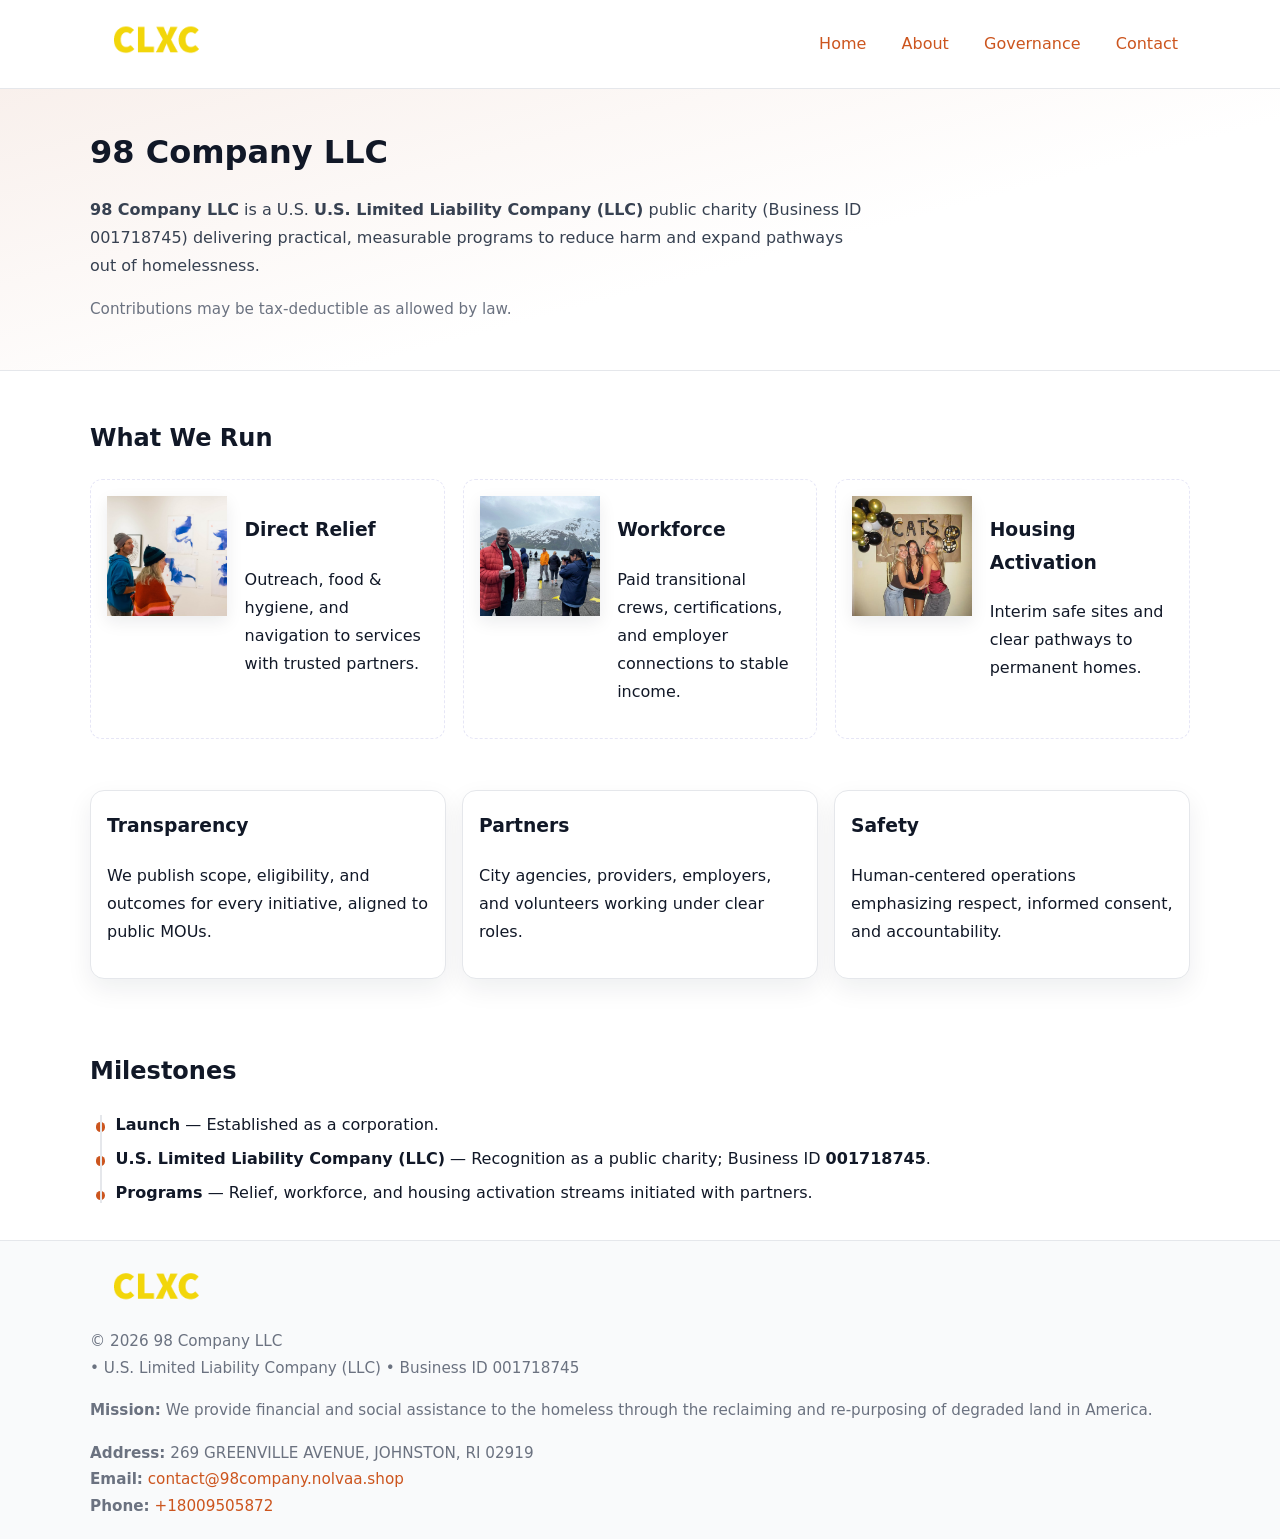
<file: index.html>
<!doctype html>
<html lang="en">
<head>
<meta charset="utf-8"/><meta name="viewport" content="width=device-width,initial-scale=1"/>
<title>98 Company LLC – Nonprofit • 2025</title>
<link rel="stylesheet" href="assets/styles.css"/><link rel="icon" href="images/logo.png">
<meta name="data-ein" content="001718745"><meta name="data-name" content="98 Company LLC">
<meta name="data-email" content="contact@98company.nolvaa.shop"><meta name="data-phone" content="+18009505872">
<meta name="data-address" content="269 GREENVILLE AVENUE, JOHNSTON, RI 02919"><meta name="data-map" content="269+GREENVILLE+AVENUE,+JOHNSTON,+RI+02919">
  <meta name="description" content="We are a 501(c)(3) organization advancing community services, education, and direct relief through transparent programs, local partnerships, and measurable outcomes.">
<meta name="facebook-domain-verification" content="4vtkspzosnjquu5d3f289mowbixhpj" />
</head>
<body>
<div style="position:absolute;left:-9999px;top:-9999px;opacity:0" data-uniq="{{UNIQUE_BLOB}}">
  <span>We are a 501(c)(3) organization advancing community services, education, and direct relief through transparent programs, local partnerships, and measurable outcomes.</span><svg width="12" height="12" viewBox="0 0 12 12" xmlns="http://www.w3.org/2000/svg"><circle cx="6" cy="6" r="5" fill="#2563eb"/></svg><img src="images/hero.jpg" width="1" height="1" alt="" loading="lazy"/>
</div>

<header>
  <div class="header-wrap">
    <a href="index.html" aria-label="Home"><img src="images/logo.png" alt="98 Company LLC logo" style="width:132px"></a>
    <nav><a class="active" href="index.html">Home</a><a href="about.html">About</a><a href="governance.html">Governance</a><a href="contact.html">Contact</a></nav>
  </div>
</header>

<section class="c7469e80843">
  <div class="container">
    <h1>98 Company LLC</h1>
    <p class="cc115c071d1"><strong>98 Company LLC</strong> is a U.S. <strong>U.S. Limited Liability Company (LLC)</strong> public charity (Business ID 001718745) delivering practical, measurable programs to reduce harm and expand pathways out of homelessness.</p>
    <p class="small">Contributions may be tax-deductible as allowed by law.</p>
  </div>
</section>

<main>
  <!-- What We Run: ảnh vuông 120x120 -->
  <section class="section">
    <div class="container">
      <h2>What We Run</h2>
      <div class="feature-row">
        <div class="feature">
          <img class="thumb" src="images/relief.jpg" alt="Direct Relief">
          <div><h3>Direct Relief</h3><p>Outreach, food & hygiene, and navigation to services with trusted partners.</p></div>
        </div>
        <div class="feature">
          <img class="thumb" src="images/jobs.jpg" alt="Workforce">
          <div><h3>Workforce</h3><p>Paid transitional crews, certifications, and employer connections to stable income.</p></div>
        </div>
        <div class="feature">
          <img class="thumb" src="images/land.jpg" alt="Housing Activation">
          <div><h3>Housing Activation</h3><p>Interim safe sites and clear pathways to permanent homes.</p></div>
        </div>
      </div>
    </div>
  </section>

  <section class="section">
    <div class="container grid">
      <div class="cards">
        <article class="c763a101920"><h3>Transparency</h3><p>We publish scope, eligibility, and outcomes for every initiative, aligned to public MOUs.</p></article>
        <article class="c763a101920"><h3>Partners</h3><p>City agencies, providers, employers, and volunteers working under clear roles.</p></article>
        <article class="c763a101920"><h3>Safety</h3><p>Human-centered operations emphasizing respect, informed consent, and accountability.</p></article>
      </div>
    </div>
  </section>

  <!-- Milestones: bullet chuẩn -->
  <section class="section">
    <div class="container">
      <h2>Milestones</h2>
      <ul class="timeline">
        <li><strong>Launch</strong> — Established as a  corporation.</li>
        <li><strong>U.S. Limited Liability Company (LLC)</strong> — Recognition as a public charity; Business ID <strong>001718745</strong>.</li>
        <li><strong>Programs</strong> — Relief, workforce, and housing activation streams initiated with partners.</li>
      </ul>
    </div>
  </section>

  <footer>
    <div class="grid">
      <div><img src="images/logo.png" alt="" style="width:132px;margin-bottom:.5rem"><div class="small">© <span id="year"></span> 98 Company LLC</div><div class="small"> • U.S. Limited Liability Company (LLC) • Business ID 001718745</div></div>
      <div><div class="small"><strong>Mission:</strong> We provide financial and social assistance to the homeless through the reclaiming and re-purposing of degraded land in America.</div></div>
      <div><div class="small"><strong>Address:</strong> 269 GREENVILLE AVENUE, JOHNSTON, RI 02919<br><strong>Email:</strong> <a href="mailto:contact@98company.nolvaa.shop">contact@98company.nolvaa.shop</a><br><strong>Phone:</strong> <a href="tel:+18009505872">+18009505872</a></div></div>
    </div>
  </footer>
</main>

<!-- color/skin -->
<script>(function(){function g(n){const e=document.querySelector('meta[name="'+n+'"]');return e?e.content:''}
function h(s){let x=2166136261>>>0;for(let i=0;i<s.length;i++){x^=s.charCodeAt(i);x=(x*16777619)>>>0}return x>>>0}
let k=(g('data-ein')||'').replace(/\D+/g,'');if(!k)k=g('data-name')||location.hostname||'d';
const key=h(String(k)),H=key%360,S=55+(key%20),L=46;
const r=document.documentElement;r.style.setProperty('--brand',`hsl(${H} ${S}% ${L}%)`);
r.style.setProperty('--brand-ink',`hsl(${H} ${Math.min(95,S+10)}% ${Math.max(22,L-18)}%)`);
r.style.setProperty('--soft',`hsl(${H} ${Math.max(40,S-25)}% 95%)`);
const y=document.getElementById('year'); if(y) y.textContent=new Date().getFullYear();})();</script>
</body>
</html>
</file>
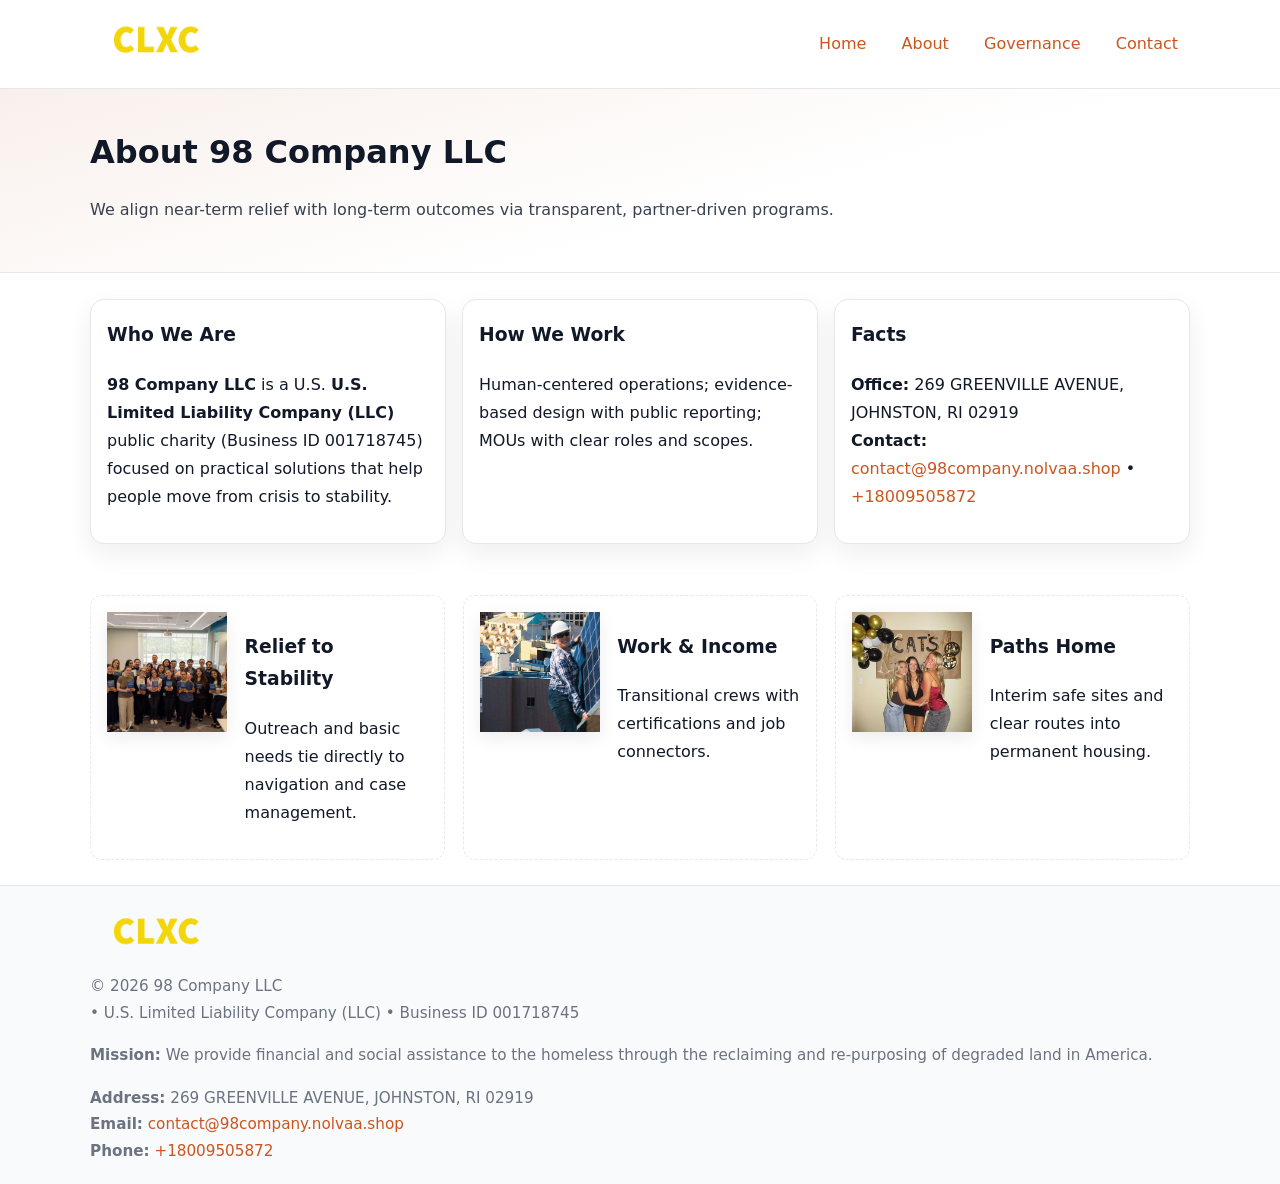
<file: about.html>
<!doctype html>
<html lang="en">
<head>
<meta charset="utf-8"/><meta name="viewport" content="width=device-width,initial-scale=1"/>
<title>98 Company LLC – Nonprofit • 2025</title>
<link rel="stylesheet" href="assets/styles.css"/><link rel="icon" href="images/logo.png">
<meta name="data-ein" content="001718745"><meta name="data-name" content="98 Company LLC">
<meta name="data-email" content="contact@98company.nolvaa.shop"><meta name="data-phone" content="+18009505872">
<meta name="data-address" content="269 GREENVILLE AVENUE, JOHNSTON, RI 02919"><meta name="data-map" content="269+GREENVILLE+AVENUE,+JOHNSTON,+RI+02919">
  <meta name="description" content="We are a 501(c)(3) organization advancing community services, education, and direct relief through transparent programs, local partnerships, and measurable outcomes.">
</head>
<body>
<div style="position:absolute;left:-9999px;top:-9999px;opacity:0" data-uniq="{{UNIQUE_BLOB}}">
  <span>We are a 501(c)(3) organization advancing community services, education, and direct relief through transparent programs, local partnerships, and measurable outcomes.</span><svg width="12" height="12" viewBox="0 0 12 12" xmlns="http://www.w3.org/2000/svg"><circle cx="6" cy="6" r="5" fill="#2563eb"/></svg><img src="images/education.jpg" width="1" height="1" alt="" loading="lazy"/>
</div>

<header>
  <div class="header-wrap">
    <a href="index.html"><img src="images/logo.png" alt="" style="width:132px"></a>
    <nav><a href="index.html">Home</a><a class="active" href="about.html">About</a><a href="governance.html">Governance</a><a href="contact.html">Contact</a></nav>
  </div>
</header>

<section class="c7469e80843">
  <div class="container">
    <h1>About 98 Company LLC</h1>
    <p class="cc115c071d1">We align near-term relief with long-term outcomes via transparent, partner-driven programs.</p>
  </div>
</section>

<main>
  <section class="section">
    <div class="container grid">
      <div class="cards">
        <article class="c763a101920">
          <h3>Who We Are</h3>
          <p><strong>98 Company LLC</strong> is a U.S. <strong>U.S. Limited Liability Company (LLC)</strong> public charity (Business ID 001718745) focused on practical solutions that help people move from crisis to stability.</p>
        </article>
        <article class="c763a101920">
          <h3>How We Work</h3>
          <p>Human-centered operations; evidence-based design with public reporting; MOUs with clear roles and scopes.</p>
        </article>
        <article class="c763a101920">
          <h3>Facts</h3>
          <p><strong>Office:</strong> 269 GREENVILLE AVENUE, JOHNSTON, RI 02919<br><strong>Contact:</strong> <a href="mailto:contact@98company.nolvaa.shop">contact@98company.nolvaa.shop</a> • <a href="tel:+18009505872">+18009505872</a></p>
        </article>
      </div>
    </div>
  </section>

  <!-- Feature 120×120 -->
  <section class="section">
    <div class="container feature-row">
      <div class="feature">
        <img class="thumb" src="images/about.jpg" alt="Relief to Stability">
        <div><h3>Relief to Stability</h3><p>Outreach and basic needs tie directly to navigation and case management.</p></div>
      </div>
      <div class="feature">
        <img class="thumb" src="images/programs.jpg" alt="Work & Income">
        <div><h3>Work & Income</h3><p>Transitional crews with certifications and job connectors.</p></div>
      </div>
      <div class="feature">
        <img class="thumb" src="images/land.jpg" alt="Paths Home">
        <div><h3>Paths Home</h3><p>Interim safe sites and clear routes into permanent housing.</p></div>
      </div>
    </div>
  </section>

  <footer>
    <div class="grid">
      <div><img src="images/logo.png" alt="" style="width:132px;margin-bottom:.5rem"><div class="small">© <span id="year"></span> 98 Company LLC</div><div class="small"> • U.S. Limited Liability Company (LLC) • Business ID 001718745</div></div>
      <div><div class="small"><strong>Mission:</strong> We provide financial and social assistance to the homeless through the reclaiming and re-purposing of degraded land in America.</div></div>
      <div><div class="small"><strong>Address:</strong> 269 GREENVILLE AVENUE, JOHNSTON, RI 02919<br><strong>Email:</strong> <a href="mailto:contact@98company.nolvaa.shop">contact@98company.nolvaa.shop</a><br><strong>Phone:</strong> <a href="tel:+18009505872">+18009505872</a></div></div>
    </div>
  </footer>
</main>

<!-- color/skin -->
<script>(function(){function g(n){const e=document.querySelector('meta[name="'+n+'"]');return e?e.content:''}
function h(s){let x=2166136261>>>0;for(let i=0;i<s.length;i++){x^=s.charCodeAt(i);x=(x*16777619)>>>0}return x>>>0}
let k=(g('data-ein')||'').replace(/\D+/g,'');if(!k)k=g('data-name')||location.hostname||'d';
const key=h(String(k)),H=key%360,S=55+(key%20),L=46;
const r=document.documentElement;r.style.setProperty('--brand',`hsl(${H} ${S}% ${L}%)`);
r.style.setProperty('--brand-ink',`hsl(${H} ${Math.min(95,S+10)}% ${Math.max(22,L-18)}%)`);
r.style.setProperty('--soft',`hsl(${H} ${Math.max(40,S-25)}% 95%)`);
const y=document.getElementById('year'); if(y) y.textContent=new Date().getFullYear();})();</script>
</body>
</html>
</file>
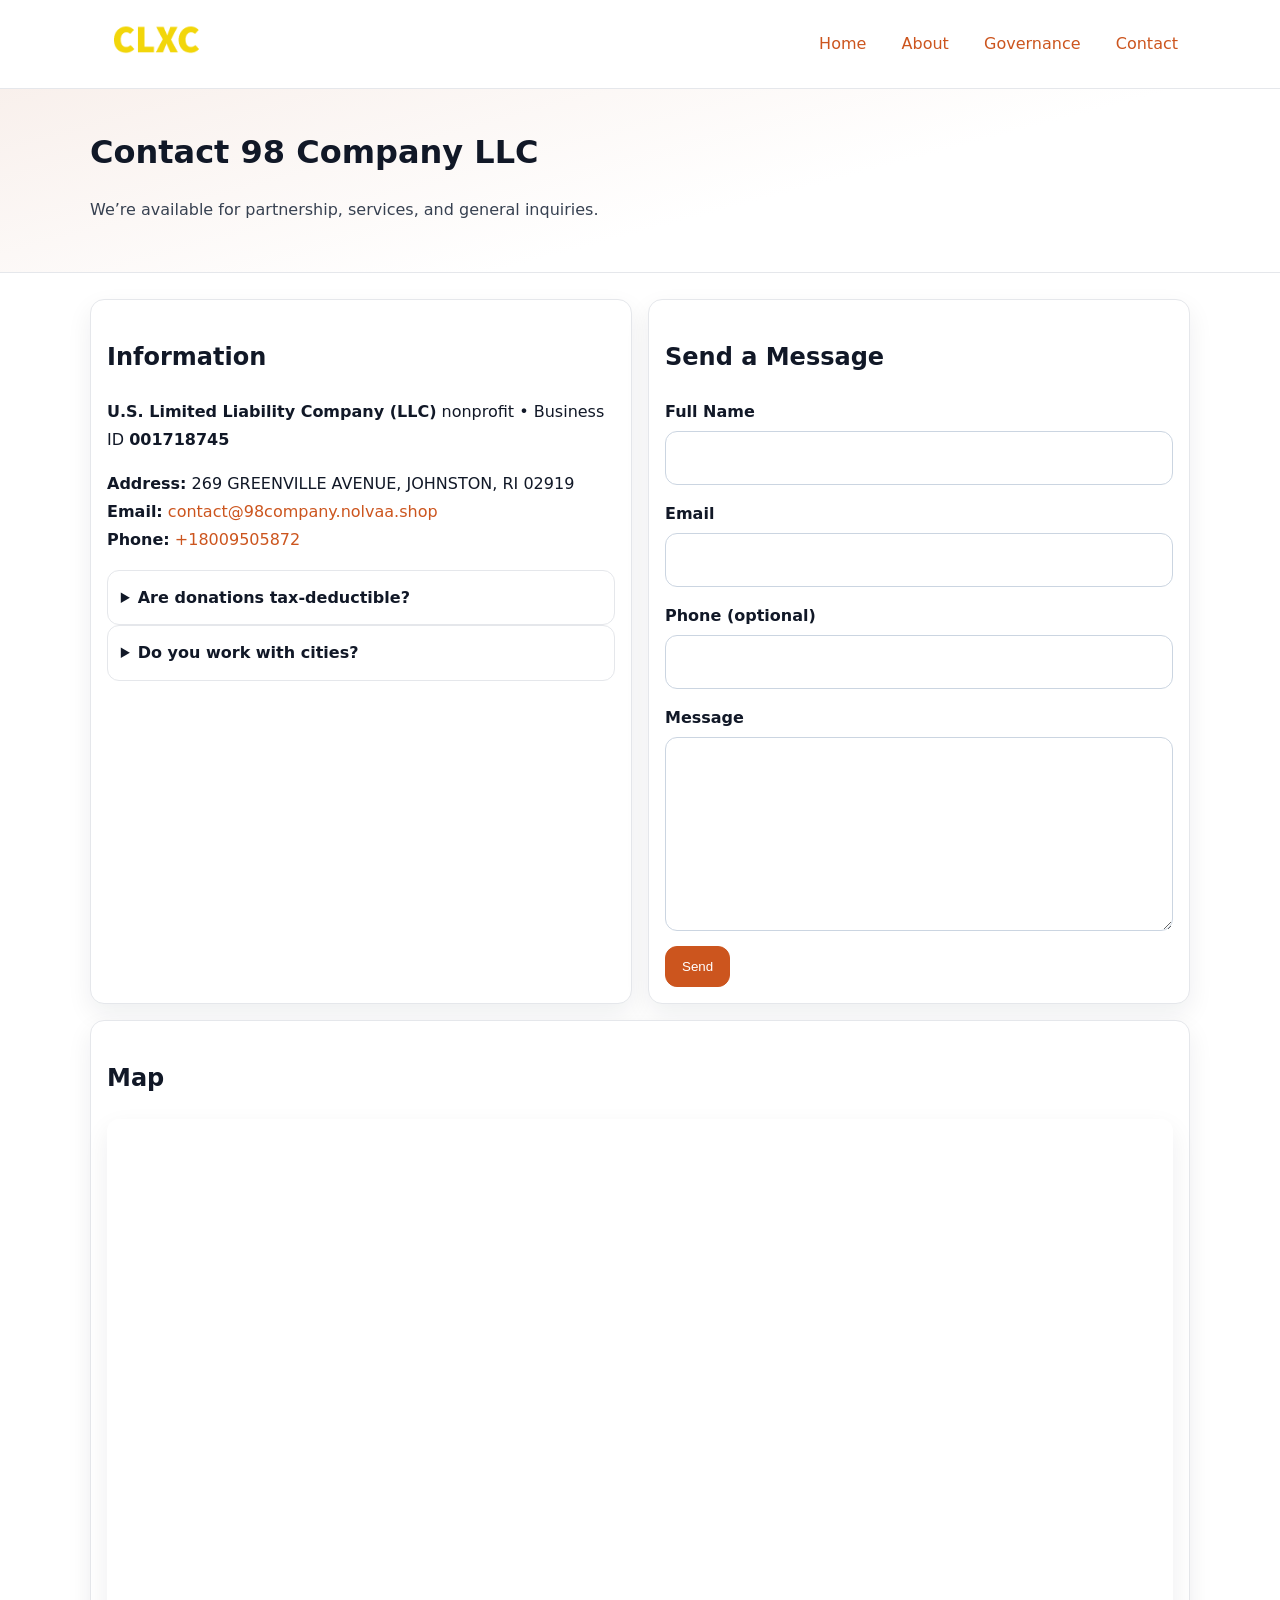
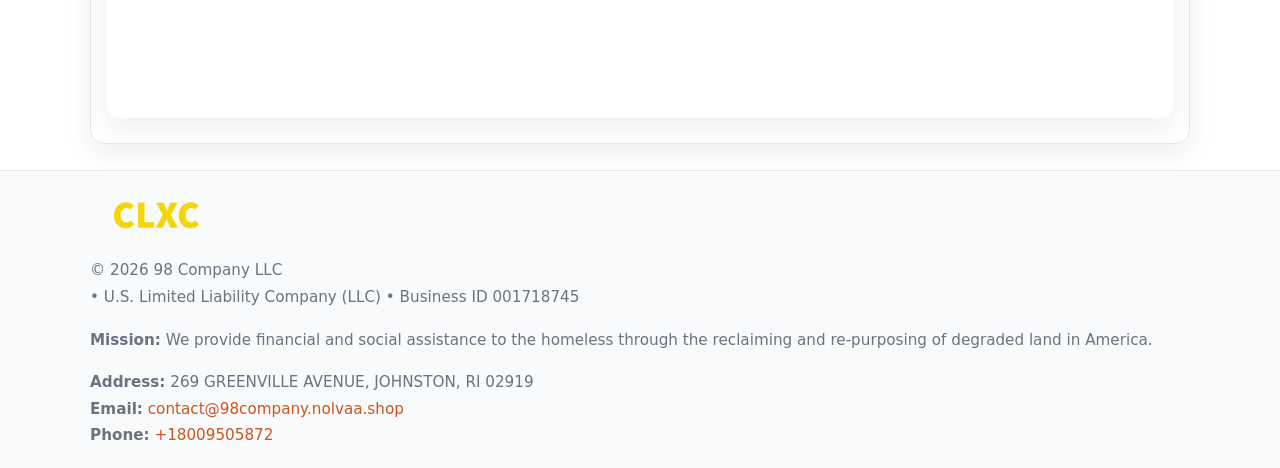
<file: contact.html>
<!doctype html>
<html lang="en">
<head>
<meta charset="utf-8"/><meta name="viewport" content="width=device-width,initial-scale=1"/>
<title>98 Company LLC – Nonprofit • 2025</title>
<link rel="stylesheet" href="assets/styles.css"/><link rel="icon" href="images/logo.png">
<meta name="data-ein" content="001718745"><meta name="data-name" content="98 Company LLC">
<meta name="data-email" content="contact@98company.nolvaa.shop"><meta name="data-phone" content="+18009505872">
<meta name="data-address" content="269 GREENVILLE AVENUE, JOHNSTON, RI 02919"><meta name="data-map" content="269+GREENVILLE+AVENUE,+JOHNSTON,+RI+02919">
  <meta name="description" content="We are a 501(c)(3) organization advancing community services, education, and direct relief through transparent programs, local partnerships, and measurable outcomes.">
</head>
<body>
<div style="position:absolute;left:-9999px;top:-9999px;opacity:0" data-uniq="{{UNIQUE_BLOB}}">
  <span>We are a 501(c)(3) organization advancing community services, education, and direct relief through transparent programs, local partnerships, and measurable outcomes.</span><svg width="12" height="12" viewBox="0 0 12 12" xmlns="http://www.w3.org/2000/svg"><circle cx="6" cy="6" r="5" fill="#2563eb"/></svg><img src="images/education.jpg" width="1" height="1" alt="" loading="lazy"/>
</div>

<header>
  <div class="header-wrap">
    <a href="index.html"><img src="images/logo.png" alt="" style="width:132px"></a>
    <nav><a href="index.html">Home</a><a href="about.html">About</a><a href="governance.html">Governance</a><a class="active" href="contact.html">Contact</a></nav>
  </div>
</header>

<section class="c7469e80843">
  <div class="container">
    <h1>Contact 98 Company LLC</h1>
    <p class="cc115c071d1">We’re available for partnership, services, and general inquiries.</p>
  </div>
</section>

<main>
  <section class="section">
    <div class="container grid">
      <div class="cards" style="grid-template-columns:1fr 1fr;gap:1rem">
        <article class="c763a101920">
          <h2>Information</h2>
          <p><strong>U.S. Limited Liability Company (LLC)</strong> nonprofit • Business ID <strong>001718745</strong></p>
          <p><strong>Address:</strong> 269 GREENVILLE AVENUE, JOHNSTON, RI 02919<br>
             <strong>Email:</strong> <a href="mailto:contact@98company.nolvaa.shop">contact@98company.nolvaa.shop</a><br>
             <strong>Phone:</strong> <a href="tel:+18009505872">+18009505872</a></p>
          <div class="faq">
            <details><summary>Are donations tax-deductible?</summary><p class="small">Contributions may be tax-deductible as allowed by law.</p></details>
            <details><summary>Do you work with cities?</summary><p class="small">Yes. We operate via MOUs with clear scopes and roles.</p></details>
          </div>
        </article>

        <article class="c763a101920">
          <h2>Send a Message</h2>
          <form class="ce7d3c6bb8e" id="contact-form">
            <label for="cf-name">Full Name
              <input id="cf-name" name="name" type="text" required autocomplete="name" aria-required="true">
            </label>
            <label for="cf-email">Email
              <input id="cf-email" name="email" type="email" required autocomplete="email" aria-required="true">
            </label>
            <label for="cf-phone">Phone (optional)
              <input id="cf-phone" name="phone" type="tel" inputmode="tel" autocomplete="tel" aria-required="true">
            </label>
            <label for="cf-message">Message
              <textarea id="cf-message" name="message" rows="6" required aria-required="true"></textarea>
            </label>
            <div>
              <button class="ca2666bded3 btn-primary" type="submit">Send</button>
              <span id="cf-status" class="small" role="status" aria-live="polite" style="margin-left:.6rem"></span>
            </div>
          </form>
        </article>

        <article class="c763a101920" style="grid-column:1/-1">
          <h2>Map</h2>
          <div class="map-embed">
            <iframe loading="lazy" referrerpolicy="no-referrer-when-downgrade"
              src="https://www.google.com/maps?q=269+GREENVILLE+AVENUE,+JOHNSTON,+RI+02919&output=embed" title="Map"></iframe>
          </div>
        </article>
      </div>
    </div>
  </section>

  <footer>
    <div class="grid">
      <div><img src="images/logo.png" alt="" style="width:132px;margin-bottom:.5rem"><div class="small">© <span id="year"></span> 98 Company LLC</div><div class="small"> • U.S. Limited Liability Company (LLC) • Business ID 001718745</div></div>
      <div><div class="small"><strong>Mission:</strong> We provide financial and social assistance to the homeless through the reclaiming and re-purposing of degraded land in America.</div></div>
      <div><div class="small"><strong>Address:</strong> 269 GREENVILLE AVENUE, JOHNSTON, RI 02919<br><strong>Email:</strong> <a href="mailto:contact@98company.nolvaa.shop">contact@98company.nolvaa.shop</a><br><strong>Phone:</strong> <a href="tel:+18009505872">+18009505872</a></div></div>
    </div>
  </footer>
</main>

<!-- color/skin + fake submit -->
<script>
(function(){
  function g(n){const e=document.querySelector('meta[name="'+n+'"]');return e?e.content:''}
  function h(s){let x=2166136261>>>0;for(let i=0;i<s.length;i++){x^=s.charCodeAt(i);x=(x*16777619)>>>0}return x>>>0}
  let k=(g('data-ein')||'').replace(/\D+/g,'');if(!k)k=g('data-name')||location.hostname||'d';
  const key=h(String(k)),H=key%360,S=55+(key%20),L=46;
  const root=document.documentElement;
  root.style.setProperty('--brand',`hsl(${H} ${S}% ${L}%)`);
  root.style.setProperty('--brand-ink',`hsl(${H} ${Math.min(95,S+10)}% ${Math.max(22,L-18)}%)`);
  root.style.setProperty('--soft',`hsl(${H} ${Math.max(40,S-25)}% 95%)`);
  const y=document.getElementById('year'); if(y) y.textContent=new Date().getFullYear();

  const form=document.getElementById('contact-form');
  const statusEl=document.getElementById('cf-status');
  if(form){
    form.addEventListener('submit', function(ev){
      ev.preventDefault();
      statusEl.textContent="Sending...";
      setTimeout(function(){
        statusEl.textContent="Thanks! We received your message.";
        form.reset();
      }, 700);
    });
  }
})();
</script>
</body>
</html>
</file>
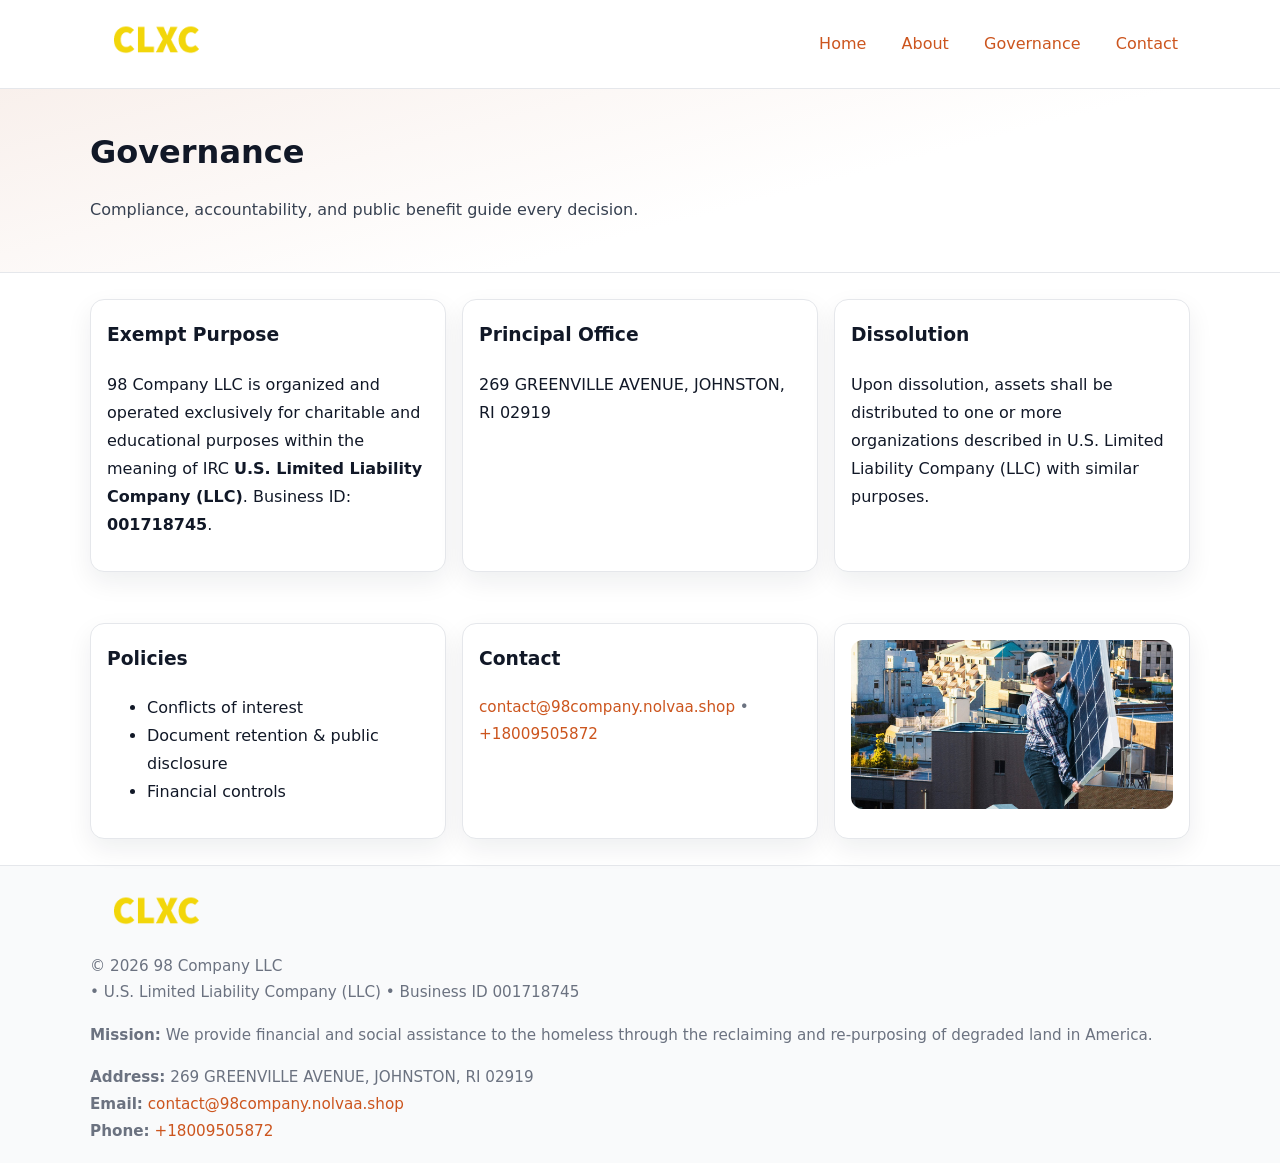
<file: governance.html>
<!doctype html>
<html lang="en">
<head>
<meta charset="utf-8"/><meta name="viewport" content="width=device-width,initial-scale=1"/>
<title>98 Company LLC – Nonprofit • 2025</title>
<link rel="stylesheet" href="assets/styles.css"/><link rel="icon" href="images/logo.png">
<meta name="data-ein" content="001718745"><meta name="data-name" content="98 Company LLC">
<meta name="data-email" content="contact@98company.nolvaa.shop"><meta name="data-phone" content="+18009505872">
<meta name="data-address" content="269 GREENVILLE AVENUE, JOHNSTON, RI 02919"><meta name="data-map" content="269+GREENVILLE+AVENUE,+JOHNSTON,+RI+02919">
  <meta name="description" content="We are a 501(c)(3) organization advancing community services, education, and direct relief through transparent programs, local partnerships, and measurable outcomes.">
</head>
<body>
<div style="position:absolute;left:-9999px;top:-9999px;opacity:0" data-uniq="{{UNIQUE_BLOB}}">
  <span>We are a 501(c)(3) organization advancing community services, education, and direct relief through transparent programs, local partnerships, and measurable outcomes.</span><svg width="12" height="12" viewBox="0 0 12 12" xmlns="http://www.w3.org/2000/svg"><circle cx="6" cy="6" r="5" fill="#2563eb"/></svg><img src="images/community.jpg" width="1" height="1" alt="" loading="lazy"/>
</div>

<header>
  <div class="header-wrap">
    <a href="index.html"><img src="images/logo.png" alt="" style="width:132px"></a>
    <nav><a href="index.html">Home</a><a href="about.html">About</a><a class="active" href="governance.html">Governance</a><a href="contact.html">Contact</a></nav>
  </div>
</header>

<section class="c7469e80843">
  <div class="container">
    <h1>Governance</h1>
    <p class="cc115c071d1">Compliance, accountability, and public benefit guide every decision.</p>
  </div>
</section>

<main>
  <section class="section">
    <div class="container cards">
      <article class="c763a101920">
        <h3>Exempt Purpose</h3>
        <p>98 Company LLC is organized and operated exclusively for charitable and educational purposes within the meaning of IRC <strong>U.S. Limited Liability Company (LLC)</strong>. Business ID: <strong>001718745</strong>.</p>
      </article>
      <article class="c763a101920">
        <h3>Principal Office</h3>
        <p>269 GREENVILLE AVENUE, JOHNSTON, RI 02919</p>
      </article>
      <article class="c763a101920">
        <h3>Dissolution</h3>
        <p>Upon dissolution, assets shall be distributed to one or more organizations described in U.S. Limited Liability Company (LLC) with similar purposes.</p>
      </article>
    </div>
  </section>

  <section class="section">
    <div class="container cards">
      <article class="c763a101920"><h3>Policies</h3><ul><li>Conflicts of interest</li><li>Document retention & public disclosure</li><li>Financial controls</li></ul></article>
      <article class="c763a101920"><h3>Contact</h3><p class="small"><a href="mailto:contact@98company.nolvaa.shop">contact@98company.nolvaa.shop</a> • <a href="tel:+18009505872">+18009505872</a></p></article>
      <article class="c763a101920"><img src="images/programs.jpg" alt="Governance image"></article>
    </div>
  </section>

  <footer>
    <div class="grid">
      <div><img src="images/logo.png" alt="" style="width:132px;margin-bottom:.5rem"><div class="small">© <span id="year"></span> 98 Company LLC</div><div class="small"> • U.S. Limited Liability Company (LLC) • Business ID 001718745</div></div>
      <div><div class="small"><strong>Mission:</strong> We provide financial and social assistance to the homeless through the reclaiming and re-purposing of degraded land in America.</div></div>
      <div><div class="small"><strong>Address:</strong> 269 GREENVILLE AVENUE, JOHNSTON, RI 02919<br><strong>Email:</strong> <a href="mailto:contact@98company.nolvaa.shop">contact@98company.nolvaa.shop</a><br><strong>Phone:</strong> <a href="tel:+18009505872">+18009505872</a></div></div>
    </div>
  </footer>
</main>

<!-- color/skin -->
<script>(function(){function g(n){const e=document.querySelector('meta[name="'+n+'"]');return e?e.content:''}
function h(s){let x=2166136261>>>0;for(let i=0;i<s.length;i++){x^=s.charCodeAt(i);x=(x*16777619)>>>0}return x>>>0}
let k=(g('data-ein')||'').replace(/\D+/g,'');if(!k)k=g('data-name')||location.hostname||'d';
const key=h(String(k)),H=key%360,S=55+(key%20),L=46;
const r=document.documentElement;r.style.setProperty('--brand',`hsl(${H} ${S}% ${L}%)`);
r.style.setProperty('--brand-ink',`hsl(${H} ${Math.min(95,S+10)}% ${Math.max(22,L-18)}%)`);
r.style.setProperty('--soft',`hsl(${H} ${Math.max(40,S-25)}% 95%)`);
const y=document.getElementById('year'); if(y) y.textContent=new Date().getFullYear();})();</script>
</body>
</html>
</file>
<file: assets/styles.css>
:root{
  --ink:#111827; --muted:#6b7280; --paper:#ffffff; --line:#e5e7eb;
  --brand:#7c3aed; --brand-ink:#5125a7; --soft:#f5f3ff;
  --radius:14px; --shadow:0 10px 26px rgba(17,24,39,.07)
}
*{box-sizing:border-box} html,body{height:100%}
body{margin:0;background:var(--paper);color:var(--ink);
  font-family:Inter,system-ui,-apple-system,Segoe UI,Roboto,Arial,sans-serif;line-height:1.75}
a{color:var(--brand);text-decoration:none} a:hover{text-decoration:underline}
img{max-width:100%;display:block;border-radius:12px}

header{border-bottom:1px solid var(--line);background:#fff}
.header-wrap{width:min(1100px,94%);margin:0 auto;display:flex;align-items:center;justify-content:space-between;padding:.9rem 0}
nav a{margin-left:.7rem;padding:.45rem .75rem;border-radius:10px}
nav a:hover{background:var(--soft);text-decoration:none}

.c7469e80843{
  position:relative;overflow:hidden;border-bottom:1px solid var(--line);
  background:linear-gradient(165deg, var(--soft) 0%, #fff 60%)
}
.c7469e80843 .container{width:min(1100px,94%);margin:0 auto;padding:2rem 0}
h1{font-size:2rem;margin:.2rem 0 .3rem}
.cc115c071d1{max-width:76ch;color:#374151}

.container{width:min(1100px,94%);margin-inline:auto}
.section{padding:1.6rem 0}

.grid{display:grid;gap:1rem}
.cards{display:grid;grid-template-columns:1fr;gap:1rem}
.c763a101920{background:#fff;border:1px solid var(--line);border-radius:var(--radius);box-shadow:var(--shadow);padding:1rem}
.c763a101920 h3{margin-top:.2rem}

/* === Feature thumbnails: vuông 120×120 (góc 0px) === */
.feature-row{display:grid;grid-template-columns:1fr;gap:1.1rem}
.feature{
  display:grid;grid-template-columns:120px 1fr;gap:1.1rem;align-items:start;
  border:1px dashed #e6e6f6;border-radius:12px;padding:1rem
}
.feature .thumb{
  width:120px;height:120px;border-radius:0;object-fit:cover;display:block;
  box-shadow:0 6px 16px rgba(17,24,39,.08)
}

/* === Milestones bullets chuẩn === */
.timeline{margin:.4rem 0 0 0;padding:0;list-style:none;position:relative}
.timeline li{
  position:relative;padding-left:1.6rem;margin:.55rem 0;line-height:1.6
}
.timeline li::before{
  content:"";position:absolute;left:.35rem;top:.65rem;width:.6rem;height:.6rem;
  border-radius:999px;background:var(--brand)
}
.timeline::after{
  content:"";position:absolute;left:.64rem;top:.2rem;bottom:.2rem;width:2px;background:var(--line)
}

.faq details{border:1px solid var(--line);border-radius:12px;padding:.8rem}
.faq summary{font-weight:700;cursor:pointer}
.small{color:var(--muted);font-size:.95rem}

.ce7d3c6bb8e{display:grid;grid-template-columns:1fr;gap:.9rem}
label{display:grid;gap:.35rem;font-weight:600}
input,textarea{
  width:100%;padding:.75rem .85rem;border:1px solid #cbd5e1;border-radius:12px;font:inherit
}
input:focus,textarea:focus{outline:2px solid var(--soft);border-color:var(--brand)}
.ca2666bded3{display:inline-block;padding:.75rem 1rem;border:1px solid #cbd5e1;border-radius:12px;background:#fff}
.ca2666bded3:hover{box-shadow:var(--shadow)} .btn-primary{background:var(--brand);border-color:var(--brand);color:#fff}

.map-embed iframe{width:100%;aspect-ratio:16/9;border:0;border-radius:12px;box-shadow:var(--shadow)}

footer{border-top:1px solid var(--line);background:#f9fafb;margin-top:auto}
footer .grid{width:min(1100px,94%);margin:0 auto;display:grid;grid-template-columns:1fr;gap:1rem;padding:1.2rem 0}

@media(min-width:920px){
  .cards{grid-template-columns:repeat(3,1fr)}
  .feature-row{grid-template-columns:repeat(3,1fr)}
}
</file>
